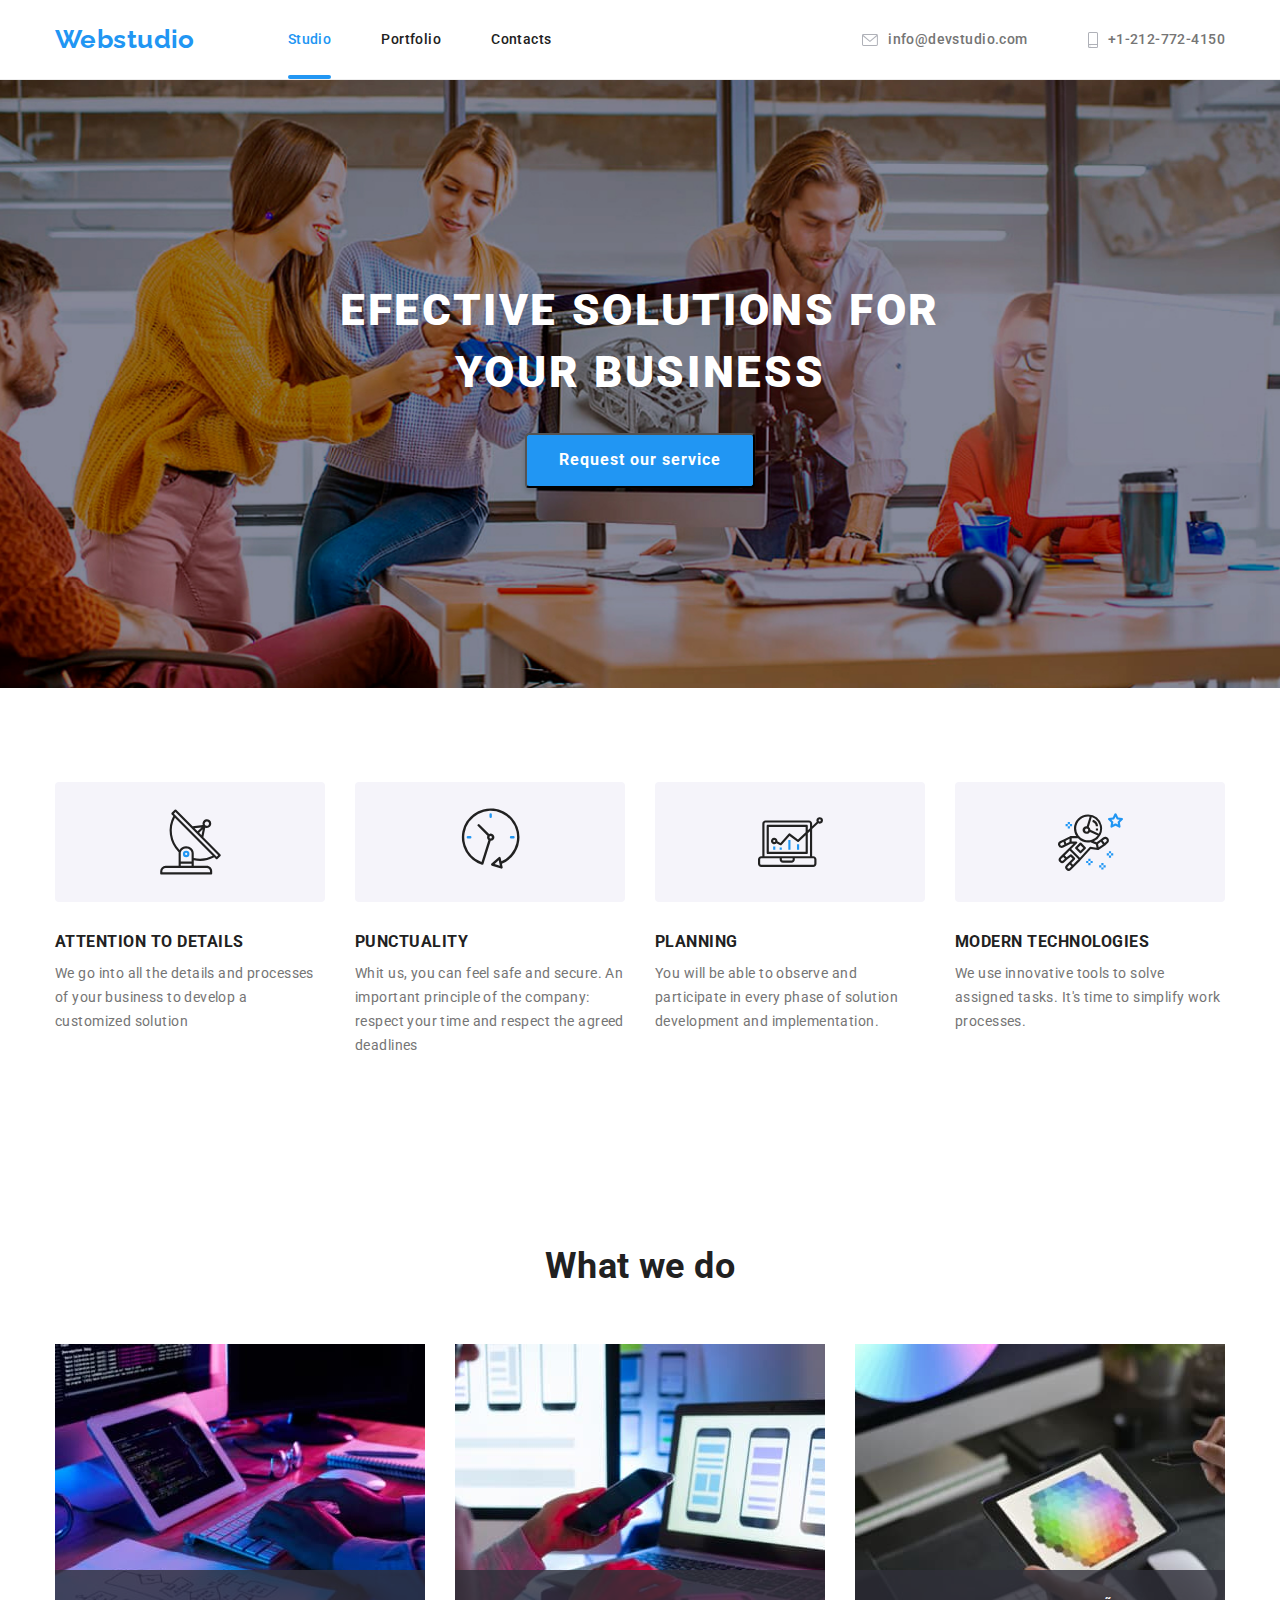
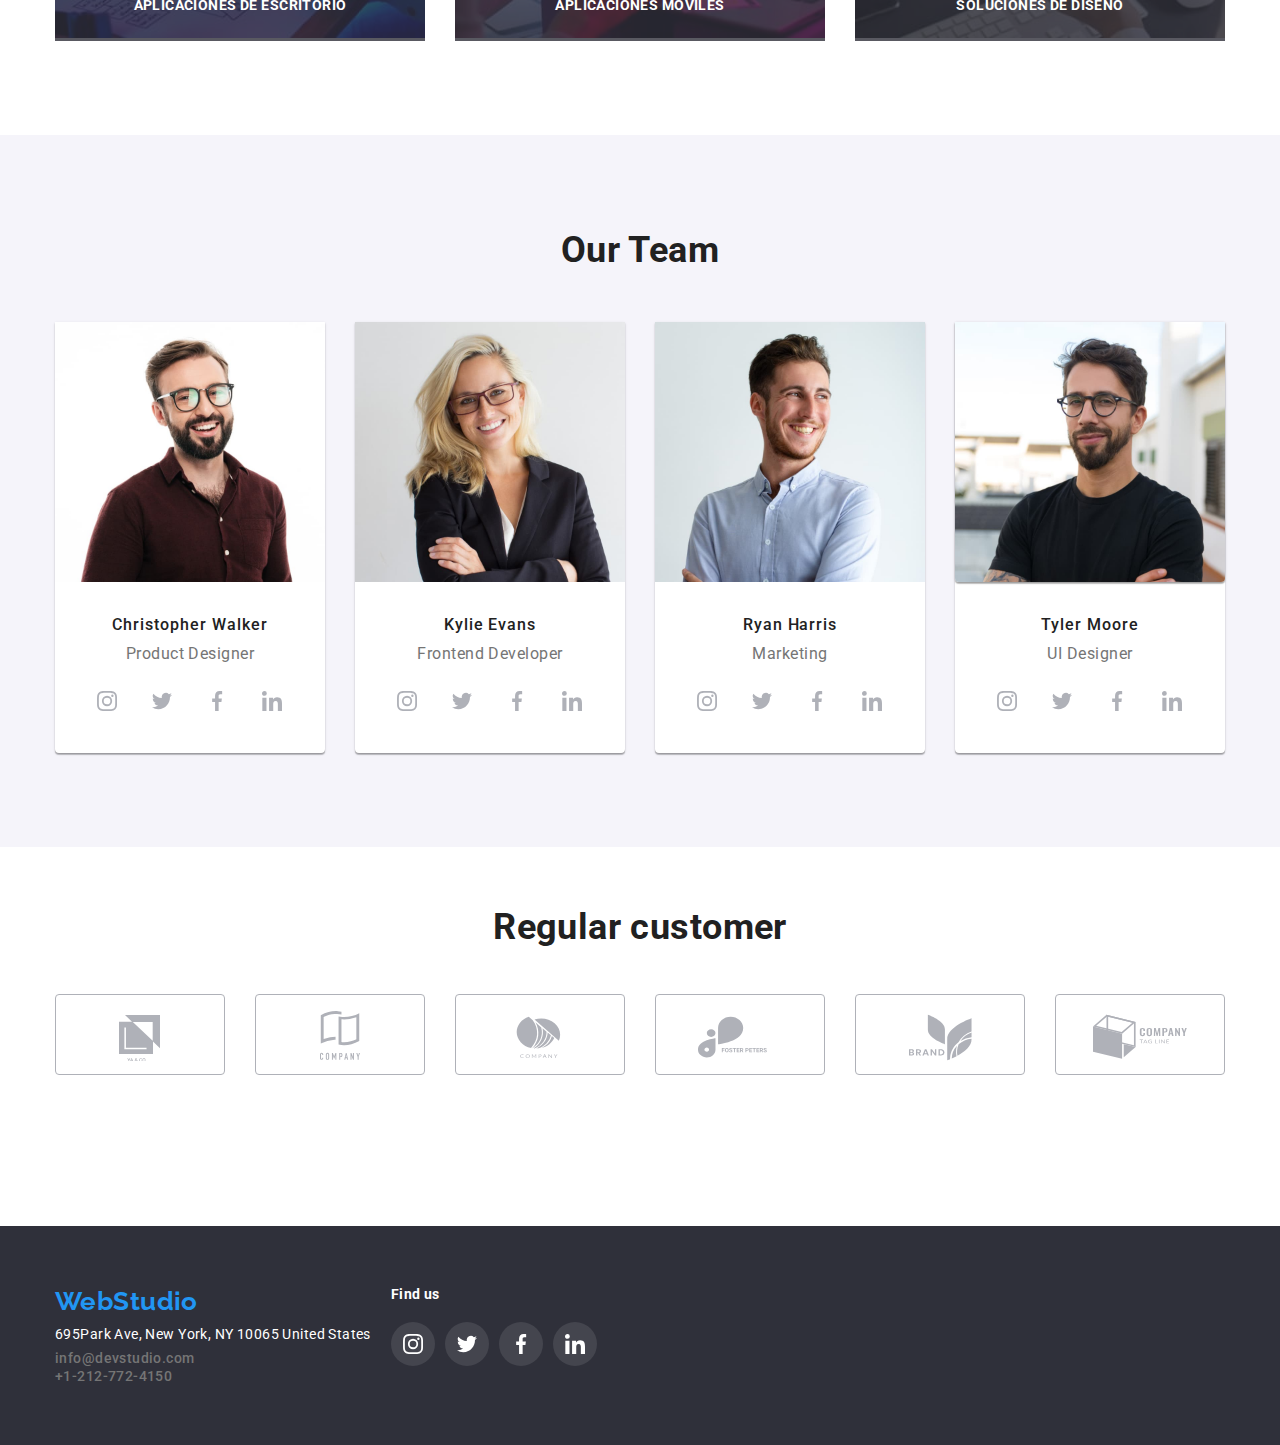
<file: index.html>
<!DOCTYPE html>
<html lang="en">
  <head>
    <meta charset="UTF-8" />
    <meta http-equiv="X-UA-Compatible" content="IE=edge" />
    <meta name="viewport" content="width=device-width, initial-scale=1.0" />
    <title>Document</title>
    <link rel="stylesheet" href="modern-normalize.css" />
    <link rel="stylesheet" href="./css/style.css" />
    <link rel="preconnect" href="https://fonts.googleapis.com" />
    <link rel="preconnect" href="https://fonts.gstatic.com" crossorigin />
    <link
      href="https://fonts.googleapis.com/css2?family=Raleway:wght@700&family=Roboto:wght@440;500;700;900&display=swap"
      rel="stylesheet"
    />
  </head>
  <body>
    <header class="border">
      <div class="container header-container">
        <nav class="menu">
          <a class="logo" href="index.html">Webstudio</a>
          <ul class="list header-pages">
            <li id="current" class="list-item">
              <a class="list link-pages current" href="index.html">Studio</a>
            </li>
            <li class="list-item">
              <a class="list link-pages portfolio" href="portfolio.html"
                >Portfolio</a
              >
            </li>
            <li class="list-item">
              <a class="list link-pages contacto" href="#">Contacts</a>
            </li>
          </ul>
        </nav>

        <ul class="list-contact">
          <li class="list-item">
            <a
              class="list link email list-contact icon icon-contact"
              href="mailto: info@devstudio.com"
            >
              <svg width="16" height="12">
                <use href="./images/symbol-defs.svg#icon-sobre-activable"></use>
              </svg>
              info@devstudio.com
            </a>
          </li>
          <li class="list-item">
            <a
              class="list link tel list-contact icon icon-contact"
              href="tel: +1-212-772-4150"
            >
              <svg width="10" height="16">
                <use href="./images/symbol-defs.svg#icon-telfono"></use>
              </svg>
              +1-212-772-4150
            </a>
          </li>
        </ul>
      </div>
    </header>
    <main>
      <section class="section hero-section">
        <div class="container hero-content">
          <h1 class="hero title">Efective Solutions For Your Business</h1>
          <button data-modal-open class="hero buttom" type="button">
            Request our service
          </button>
        </div>
      </section>
      <section class="section-feature">
        <div class="container">
          <h2 class="feature-section-title visually-hidden" hidden>
            Características
          </h2>
          <ul class="list feature-section">
            <li class="feature-box">
              <div class="icon icon-feature-section">
                <svg width="65" height="70">
                  <use href="./images/symbol-defs.svg#icon-antena"></use>
                </svg>
              </div>
              <h3 class="feature-section-list-title">Attention To Details</h3>
              <p class="feature-section-list-text">
                We go into all the details and processes of your business to
                develop a customized solution
              </p>
            </li>
            <li class="feature-box">
              <div class="icon icon-feature-section">
                <svg width="65" height="70">
                  <use
                    class="icon icon-feature"
                    href="./images/symbol-defs.svg#icon-reloj"
                  ></use>
                </svg>
              </div>
              <h3 class="feature-section-list-title">Punctuality</h3>
              <p class="feature-section-list-text">
                Whit us, you can feel safe and secure. An important principle of
                the company: respect your time and respect the agreed deadlines
              </p>
            </li>
            <li class="feature-box">
              <div class="icon icon-feature-section">
                <svg width="65" height="70">
                  <use
                    class="icon icon-feature"
                    href="./images/symbol-defs.svg#icon-pc"
                  ></use>
                </svg>
              </div>
              <h3 class="feature-section-list-title">Planning</h3>
              <p class="feature-section-list-text">
                You will be able to observe and participate in every phase of
                solution development and implementation.
              </p>
            </li>
            <li class="feature-box">
              <div class="icon-feature-section">
                <svg width="65" height="70">
                  <use
                    class="icon-feature"
                    href="./images/symbol-defs.svg#icon-astronauta"
                  ></use>
                </svg>
              </div>
              <h3 class="feature-section-list-title">Modern Technologies</h3>
              <p class="feature-section-list-text">
                We use innovative tools to solve assigned tasks. It's time to
                simplify work processes.
              </p>
            </li>
          </ul>
        </div>
      </section>
      <section class="section">
        <div class="container work-section">
          <h2 class="subtitle-work">What we do</h2>
          <ul class="list photos-work">
            <li class="work-images">
              <div class="container-image-work-1">
                <img
                  class="image-work-section"
                  src="./images/img1.jpg"
                  width="370"
                  alt="Digitando codigo html"
                />
                <div class="text-work">
                  <h3 class="text-photos-work">aplicaciones de escritorio</h3>
                </div>
              </div>
            </li>

            <li class="work-images">
              <div class="container-image-work-2">
                <img
                  class="image-work-section"
                  src="./images/img2.jpg"
                  width="370"
                  alt="Creando app de celular"
                />
                <div class="text-work">
                  <h3 class="text-photos-work">aplicaciones moviles</h3>
                </div>
              </div>
            </li>

            <li class="work-images">
              <div class="container-image-work-3">
                <img
                  class="image-work-section"
                  src="./images/img3.jpg"
                  width="370"
                  alt="Creando imagenes para mehorar interfaz grafica"
                />
                <div class="text-work">
                  <h3 class="text-photos-work">soluciones de diseño</h3>
                </div>
              </div>
            </li>
          </ul>
        </div>
      </section>
      <section class="section team-section">
        <div class="container">
          <h2 class="subtitle-team">Our Team</h2>
          <ul class="team work">
            <li class="list team">
              <img
                class="team images"
                src="./images/img4.jpg"
                width="270"
                alt="Christopher Walker"
              />
              <div class="feature-actor">
                <h3 class="team description">Christopher Walker</h3>
                <p class="team text">Product Designer</p>
                <ul class="list icon-team-section">
                  <li class="list icon-team-section-web">
                    <a class="icon icon-team" href="www.instagram.com">
                      <svg width="20" height="20">
                        <use
                          href="./images/symbol-defs.svg#icon-instagram"
                        ></use>
                      </svg>
                    </a>
                  </li>
                  <li class="list icon-team-section-web">
                    <a class="icon icon-team" href="www.twitter.com">
                      <svg width="20" height="20">
                        <use href="./images/symbol-defs.svg#icon-twitter"></use>
                      </svg>
                    </a>
                  </li>
                  <li class="list icon-team-section-web">
                    <a class="icon icon-team" href="www.facebook.com">
                      <svg width="20" height="20">
                        <use
                          href="./images/symbol-defs.svg#icon-facebook"
                        ></use>
                      </svg>
                    </a>
                  </li>
                  <li class="list icon-team-section-web">
                    <a class="icon icon-team" href="www.linkedin.com">
                      <svg width="20" height="20">
                        <use
                          href="./images/symbol-defs.svg#icon-linkedin"
                        ></use>
                      </svg>
                    </a>
                  </li>
                </ul>
              </div>
            </li>

            <li class="list team">
              <img
                class="icon team images"
                src="./images/img5.jpg"
                width="270"
                alt="Kylie Evans"
              />
              <div class="feature-actor">
                <h3 class="team description">Kylie Evans</h3>
                <p class="team text">Frontend Developer</p>
                <ul class="list icon-team-section">
                  <li class="list icon-team-section-web">
                    <a class="icon icon-team" href="www.instagram.com">
                      <svg width="20" height="20">
                        <use
                          href="./images/symbol-defs.svg#icon-instagram"
                        ></use>
                      </svg>
                    </a>
                  </li>
                  <li class="list icon-team-section-web">
                    <a class="icon icon-team" href="www.twitter.com">
                      <svg width="20" height="20">
                        <use href="./images/symbol-defs.svg#icon-twitter"></use>
                      </svg>
                    </a>
                  </li>
                  <li class="list icon-team-section-web">
                    <a class="icon icon-team" href="www.facebook.com">
                      <svg width="20" height="20">
                        <use
                          href="./images/symbol-defs.svg#icon-facebook"
                        ></use>
                      </svg>
                    </a>
                  </li>
                  <li class="list icon-team-section-web">
                    <a class="icon icon-team" href="www.linkedin.com">
                      <svg width="20" height="20">
                        <use
                          href="./images/symbol-defs.svg#icon-linkedin"
                        ></use>
                      </svg>
                    </a>
                  </li>
                </ul>
              </div>
            </li>
            <li class="list team">
              <img
                class="team section images"
                src="./images/img6.jpg"
                width="270"
                alt="Ryan Harris"
              />
              <div class="feature-actor">
                <h3 class="team description">Ryan Harris</h3>
                <p class="team text">Marketing</p>
                <ul class="list icon-team-section">
                  <li class="list icon-team-section-web">
                    <a class="icon icon-team" href="www.instagram.com">
                      <svg width="20" height="20">
                        <use
                          href="./images/symbol-defs.svg#icon-instagram"
                        ></use>
                      </svg>
                    </a>
                  </li>
                  <li class="list icon-team-section-web">
                    <a class="icon icon-team" href="www.twitter.com">
                      <svg width="20" height="20">
                        <use href="./images/symbol-defs.svg#icon-twitter"></use>
                      </svg>
                    </a>
                  </li>
                  <li class="list icon-team-section-web">
                    <a class="icon icon-team" href="www.facebook.com">
                      <svg width="20" height="20">
                        <use
                          href="./images/symbol-defs.svg#icon-facebook"
                        ></use>
                      </svg>
                    </a>
                  </li>
                  <li class="list icon-team-section-web">
                    <a class="icon icon-team" href="www.linkedin.com">
                      <svg width="20" height="20">
                        <use
                          href="./images/symbol-defs.svg#icon-linkedin"
                        ></use>
                      </svg>
                    </a>
                  </li>
                </ul>
              </div>
            </li>
            <li class="list team">
              <img
                class="team section list images"
                src="./images/img7.jpg"
                width="270"
                alt="Tyler Moore"
              />
              <div class="feature-actor">
                <h3 class="team description">Tyler Moore</h3>
                <p class="team text">UI Designer</p>
                <ul class="list icon-team-section">
                  <li class="list icon-team-section-web">
                    <a class="icon icon-team" href="www.instagram.com">
                      <svg width="20" height="20">
                        <use
                          href="./images/symbol-defs.svg#icon-instagram"
                        ></use>
                      </svg>
                    </a>
                  </li>
                  <li class="list icon-team-section-web">
                    <a class="icon icon-team" href="www.twitter.com">
                      <svg width="20" height="20">
                        <use href="./images/symbol-defs.svg#icon-twitter"></use>
                      </svg>
                    </a>
                  </li>
                  <li class="list icon-team-section-web">
                    <a class="icon icon-team" href="www.facebook.com">
                      <svg width="20" height="20">
                        <use
                          href="./images/symbol-defs.svg#icon-facebook"
                        ></use>
                      </svg>
                    </a>
                  </li>
                  <li class="list icon-team-section-web">
                    <a class="icon icon-team" href="www.linkedin.com">
                      <svg width="20" height="20">
                        <use
                          href="./images/symbol-defs.svg#icon-linkedin"
                        ></use>
                      </svg>
                    </a>
                  </li>
                </ul>
              </div>
            </li>
          </ul>
        </div>
      </section>
      <div class="container customer-section">
        <h2 class="subtitle-customer">Regular customer</h2>
        <ul class="list icon-customer-section">
          <li class="list icon-customer-section-link">
            <a class="icon icon-customer" href="logo_cuadros">
              <svg width="106" height="53">
                <use href="./images/symbol-defs.svg#icon-Logo_cuadros"></use>
              </svg>
            </a>
          </li>
          <li class="list icon-customer-section-link">
            <a class="icon icon-customer" href="logo_hojas">
              <svg width="106" height="53">
                <use href="./images/symbol-defs.svg#icon-Logo_hojas"></use>
              </svg>
            </a>
          </li>
          <li class="list icon-customer-section-link">
            <a class="icon icon-customer" href="logo_company">
              <svg width="106" height="53">
                <use href="./images/symbol-defs.svg#icon-Logo_company"></use>
              </svg>
            </a>
          </li>
          <li class="list icon-customer-section-link">
            <a class="icon icon-customer" href="logo_foster">
              <svg width="106" height="53">
                <use href="./images/symbol-defs.svg#icon-Logo_foster"></use>
              </svg>
            </a>
          </li>
          <li class="list icon-customer-section-link">
            <a class="icon icon-customer" href="logo_brand">
              <svg width="106" height="53">
                <use href="./images/symbol-defs.svg#icon-Logo_brand"></use>
              </svg>
            </a>
          </li>
          <li class="list icon-customer-section-link">
            <a class="icon icon-customer" href="logo_tag_line">
              <svg width="106" height="53">
                <use href="./images/symbol-defs.svg#icon-Logo_tag_line"></use>
              </svg>
            </a>
          </li>
        </ul>
      </div>
    </main>
    <footer class="footer-section">
      <div class="container container-footer">
        <div>
          <a class="logo-footer" href="WebStudio">WebStudio</a>
          <address class="">
            <a
              class="link contacts site"
              href="https://goo.gl/maps/ua91CeisvxC2wW5t7"
              >695Park Ave, New York, NY 10065 United States</a
            >
            <ul class="link list-footer">
              <li class="footer-item">
                <a class="link contacts email" href="mailto:info@devstudio.com"
                  >info@devstudio.com</a
                >
              </li>
              <li class="footer-item">
                <a class="link contacts tel" href="tel:+1-212-772-4150"
                  >+1-212-772-4150</a
                >
              </li>
            </ul>
          </address>
        </div>
        <div class="icon-social-section">
          <h3 class="social-media">Find us</h3>
          <ul class="list container-icon-footer">
            <li class="container-icon-footer-link">
              <a
                class="icon-footer icon-footer-social"
                href="www.instagram.com"
              >
                <svg width="20" height="20">
                  <use href="./images/symbol-defs.svg#icon-instagram"></use>
                </svg>
              </a>
            </li>
            <li class="container-icon-footer-link">
              <a class="icon-footer icon-footer-social" href="www.twitter.com">
                <svg width="20" height="20">
                  <use href="./images/symbol-defs.svg#icon-twitter"></use>
                </svg>
              </a>
            </li>
            <li class="container-icon-footer-link">
              <a class="icon-footer icon-footer-social" href="www.facebook.com">
                <svg width="20" height="20">
                  <use href="./images/symbol-defs.svg#icon-facebook"></use>
                </svg>
              </a>
            </li>
            <li class="container-icon-footer-link">
              <a class="icon-footer icon-footer-social" href="www.linkedin.com">
                <svg width="20" height="20">
                  <use href="./images/symbol-defs.svg#icon-linkedin"></use>
                </svg>
              </a>
            </li>
          </ul>
        </div>
      </div>
    </footer>
    <div class="backdrop is-hidden" data-modal>
      <div class="modal">
        <p class="text-modal">
          Lorem ipsum dolor sit amet, consectetur adipisicing elit. Odio
          voluptates cum quasi veniam quaerat adipisci minima non. Perferendis
          velit eveniet omnis beatae, pariatur voluptatibus veniam rerum
          dolorem, et quam voluptatum!
        </p>
        <button data-modal-close class="button-exit" type="button">
          <svg width="30" height="30">
            <use href="./images/symbol-defs.svg#icon-close-1"></use>
          </svg>
        </button>
      </div>
    </div>
    <script src="./js/modal.js"></script>
  </body>
</html>
</file>
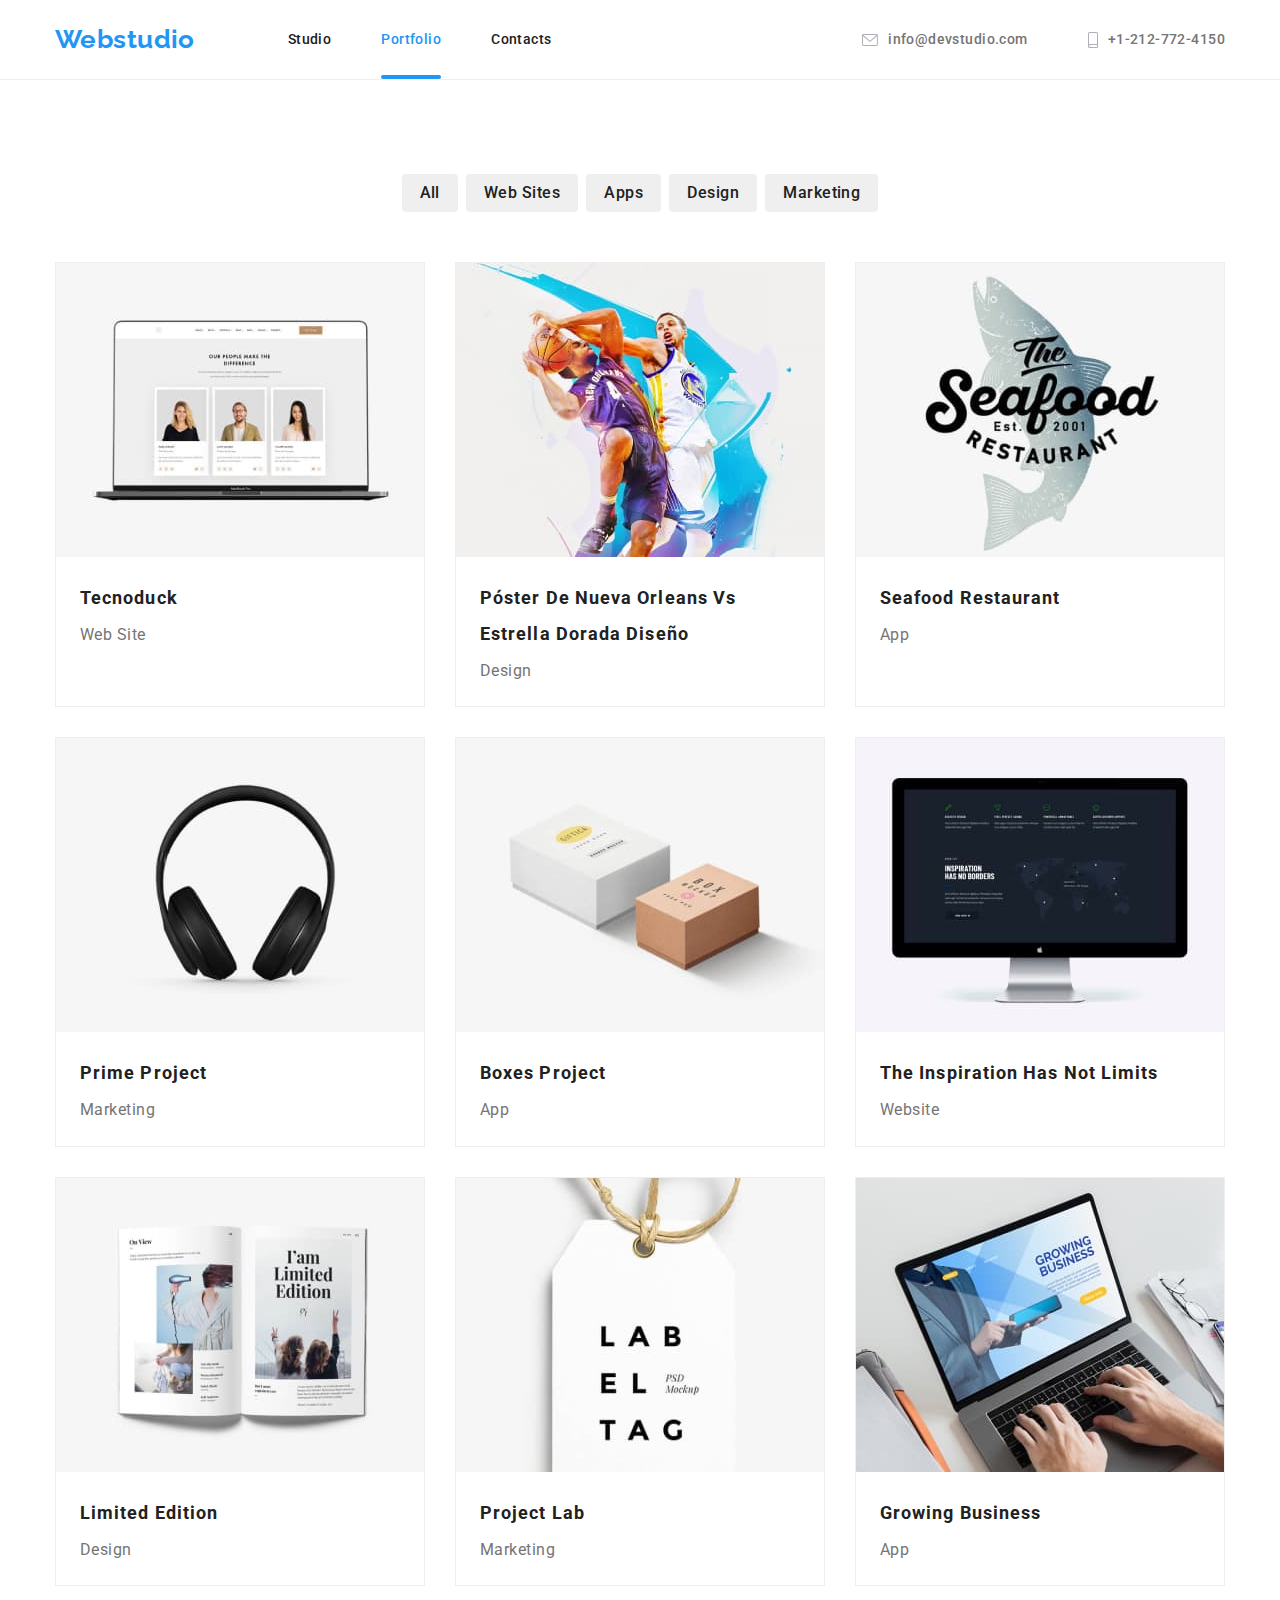
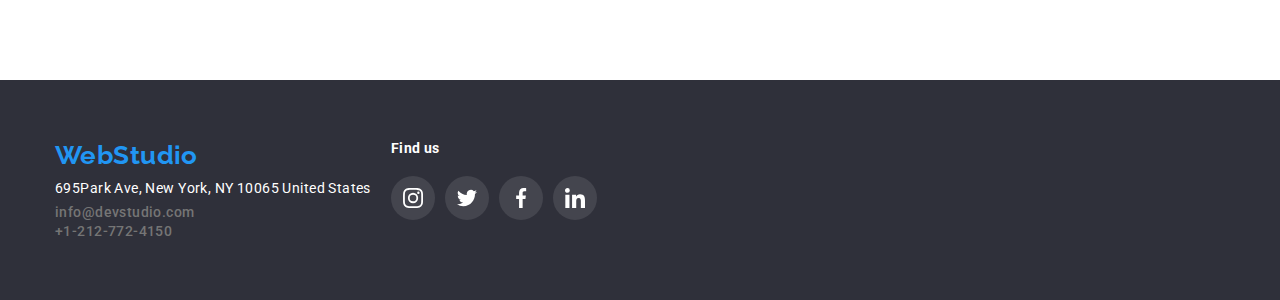
<file: portfolio.html>
<!DOCTYPE html>
<html lang="en">
  <head>
    <meta charset="UTF-8" />
    <meta http-equiv="X-UA-Compatible" content="IE=edge" />
    <meta name="viewport" content="width=device-width, initial-scale=1.0" />
    <title>Document</title>
    <link rel="stylesheet" href="modern-normalize.css" />
    <link rel="stylesheet" href="./css/style.css" />
    <link rel="preconnect" href="https://fonts.googleapis.com" />
    <link rel="preconnect" href="https://fonts.gstatic.com" crossorigin />
    <link
      href="https://fonts.googleapis.com/css2?family=Raleway:wght@700&family=Roboto:wght@400;500;700;900&display=swap"
      rel="stylesheet"
    />
  </head>
  <body>
    <header class="border">
      <div class="container header-container">
        <nav class="menu">
          <a class="logo" href="index.html">Webstudio</a>
          <ul class="list header-pages">
            <li id="current" class="list-item">
              <a class="list link-pages" href="index.html">Studio</a>
            </li>
            <li class="list-item">
              <a class="list link-pages current portfolio" href="portfolio.html"
                >Portfolio</a
              >
            </li>
            <li class="list-item">
              <a class="list link-pages contacto" href="#">Contacts</a>
            </li>
          </ul>
        </nav>

        <ul class="list-contact">
          <li class="list-item">
            <a
              class="list link email list-contact icon icon-contact"
              href="mailto: info@devstudio.com"
            >
              <svg width="16" height="12">
                <use href="./images/symbol-defs.svg#icon-sobre-activable"></use>
              </svg>
              info@devstudio.com
            </a>
          </li>
          <li class="list-item">
            <a
              class="list link tel list-contact icon icon-contact"
              href="tel: +1-212-772-4150"
            >
              <svg width="10" height="16">
                <use href="./images/symbol-defs.svg#icon-telfono"></use>
              </svg>
              +1-212-772-4150
            </a>
          </li>
        </ul>
      </div>
    </header>
    <main>
      <section class="section">
        <div class="container list-portfolio">
          <h1 class="visually-hidden" hidden>portfolio</h1>
          <ul class="list portfolio-button">
            <li class="item-button">
              <button class="list button all" type="button">all</button>
            </li>
            <li class="item-button">
              <button class="list button web sites" type="button">
                web sites
              </button>
            </li>
            <li class="item-button">
              <button class="list button apps" type="button">apps</button>
            </li>
            <li class="item-button">
              <button class="list button design" type="button">design</button>
            </li>
            <li class="item-button">
              <button class="list button marketing" type="button">
                marketing
              </button>
            </li>
          </ul>

          <ul class="list list-container">
            <li class="container-portfolio">
              <a class="link-poster" href="www.tecknoduck.com">
                <div class="container-mask">
                  <img
                    class="image-portfolio"
                    src="./images/img8.jpg"
                    width="370"
                    alt="Computer"
                  />
                  <p class="text-mask">
                    Tecnoduck es una plataforma de distribución de coronavirus
                    de última generación. Las compañías usan esta plataforma
                    para el espionaje digital y los ataques a los servidores
                    seguros de la competencia.
                  </p>
                </div>
                <div class="feature-portfolio">
                  <h3 class="description">tecnoduck</h3>
                  <p class="text">web site</p>
                </div>
              </a>
            </li>
            <li class="container-portfolio">
              <a class="link-poster" href="www.new_orleans.com">
                <div class="container-mask">
                  <img
                    class="image-portfolio"
                    src="./images/img9.jpg"
                    width="370"
                    alt="new orleans vs golden star"
                  />
                  <p class="text-mask">
                    Tecnoduck es una plataforma de distribución de coronavirus
                    de última generación. Las compañías usan esta plataforma
                    para el espionaje digital y los ataques a los servidores
                    seguros de la competencia.
                  </p>
                </div>
                <div class="feature-portfolio">
                  <h3 class="description">
                    Póster de Nueva Orleans vs Estrella Dorada Diseño
                  </h3>
                  <p class="text">design</p>
                </div>
              </a>
            </li>
            <li class="container-portfolio">
              <a class="link-poster" href="www.new_orleans.com">
                <div class="container-mask">
                  <img
                    class="image-portfolio"
                    src="./images/img10.jpg"
                    width="370"
                    alt="seafood restaurant"
                  />
                  <p class="text-mask">
                    Tecnoduck es una plataforma de distribución de coronavirus
                    de última generación. Las compañías usan esta plataforma
                    para el espionaje digital y los ataques a los servidores
                    seguros de la competencia.
                  </p>
                </div>
                <div class="feature-portfolio">
                  <h3 class="description">Seafood restaurant</h3>
                  <p class="text">app</p>
                </div>
              </a>
            </li>
            <li class="container-portfolio">
              <a class="link-poster" href="www.new_orleans.com">
                <div class="container-mask">
                  <img
                    class="image-portfolio"
                    src="./images/img11.jpg"
                    width="370"
                    alt="earphones"
                  />
                  <p class="text-mask">
                    Tecnoduck es una plataforma de distribución de coronavirus
                    de última generación. Las compañías usan esta plataforma
                    para el espionaje digital y los ataques a los servidores
                    seguros de la competencia.
                  </p>
                </div>
                <div class="feature-portfolio">
                  <h3 class="description">prime project</h3>
                  <p class="text">marketing</p>
                </div>
              </a>
            </li>
            <li class="container-portfolio">
              <a class="link-poster" href="www.new_orleans.com">
                <div class="container-mask">
                  <img
                    class="image-portfolio"
                    src="./images/img12.jpg"
                    width="370"
                    alt="boxes project"
                  />
                  <p class="text-mask">
                    Tecnoduck es una plataforma de distribución de coronavirus
                    de última generación. Las compañías usan esta plataforma
                    para el espionaje digital y los ataques a los servidores
                    seguros de la competencia.
                  </p>
                </div>
                <div class="feature-portfolio">
                  <h3 class="description">boxes project</h3>
                  <p class="text">app</p>
                </div>
              </a>
            </li>
            <li class="container-portfolio">
              <a class="link-poster" href="www.new_orleans.com">
                <div class="container-mask">
                  <img
                    class="image-portfolio"
                    src="./images/img13.jpg"
                    width="370"
                    alt="inspiration"
                  />
                  <p class="text-mask">
                    Tecnoduck es una plataforma de distribución de coronavirus
                    de última generación. Las compañías usan esta plataforma
                    para el espionaje digital y los ataques a los servidores
                    seguros de la competencia.
                  </p>
                </div>
                <div class="feature-portfolio">
                  <h3 class="description">the inspiration has not limits</h3>
                  <p class="text">website</p>
                </div>
              </a>
            </li>
            <li class="container-portfolio">
              <a class="link-poster" href="www.new_orleans.com">
                <div class="container-mask">
                  <img
                    class="image-portfolio"
                    src="./images/img14.jpg"
                    width="370"
                    alt="limited edition"
                  />
                  <p class="text-mask">
                    Tecnoduck es una plataforma de distribución de coronavirus
                    de última generación. Las compañías usan esta plataforma
                    para el espionaje digital y los ataques a los servidores
                    seguros de la competencia.
                  </p>
                </div>
                <div class="feature-portfolio">
                  <h3 class="description">limited edition</h3>
                  <p class="text">design</p>
                </div>
              </a>
            </li>
            <li class="container-portfolio">
              <a class="link-poster" href="www.new_orleans.com">
                <div class="container-mask">
                  <img
                    class="image-portfolio"
                    src="./images/img15.jpg"
                    width="370"
                    alt="lab project"
                  />
                  <p class="text-mask">
                    Tecnoduck es una plataforma de distribución de coronavirus
                    de última generación. Las compañías usan esta plataforma
                    para el espionaje digital y los ataques a los servidores
                    seguros de la competencia.
                  </p>
                </div>
                <div class="feature-portfolio">
                  <h3 class="description">project lab</h3>
                  <p class="text">marketing</p>
                </div>
              </a>
            </li>
            <li class="container-portfolio">
              <a class="link-poster" href="www.new_orleans.com">
                <div class="container-mask">
                  <img
                    class="image-portfolio"
                    src="./images/img16.jpg"
                    width="370"
                    alt="growing business"
                  />
                  <p class="text-mask">
                    Tecnoduck es una plataforma de distribución de coronavirus
                    de última generación. Las compañías usan esta plataforma
                    para el espionaje digital y los ataques a los servidores
                    seguros de la competencia.
                  </p>
                </div>
                <div class="feature-portfolio">
                  <h3 class="description">growing business</h3>
                  <p class="text">app</p>
                </div>
              </a>
            </li>
          </ul>
        </div>
      </section>
    </main>
    <footer class="footer-section">
      <div class="container container-footer">
        <div>
          <a class="logo-footer" href="WebStudio">WebStudio</a>
          <address class="">
            <a
              class="link contacts site"
              href="https://goo.gl/maps/ua91CeisvxC2wW5t7"
              >695Park Ave, New York, NY 10065 United States</a
            >
            <ul class="link list-footer">
              <li class="footer-item">
                <a class="link contacts email" href="mailto:info@devstudio.com"
                  >info@devstudio.com</a
                >
              </li>
              <li class="footer-item">
                <a class="link contacts tel" href="tel:+1-212-772-4150"
                  >+1-212-772-4150</a
                >
              </li>
            </ul>
          </address>
        </div>
        <div class="icon-social-section">
          <h3 class="social-media">Find us</h3>
          <ul class="list container-icon-footer">
            <li class="container-icon-footer-link">
              <a
                class="icon-footer icon-footer-social"
                href="www.instagram.com"
              >
                <svg width="20" height="20">
                  <use href="./images/symbol-defs.svg#icon-instagram"></use>
                </svg>
              </a>
            </li>
            <li class="container-icon-footer-link">
              <a class="icon-footer icon-footer-social" href="www.twitter.com">
                <svg width="20" height="20">
                  <use href="./images/symbol-defs.svg#icon-twitter"></use>
                </svg>
              </a>
            </li>
            <li class="container-icon-footer-link">
              <a class="icon-footer icon-footer-social" href="www.facebook.com">
                <svg width="20" height="20">
                  <use href="./images/symbol-defs.svg#icon-facebook"></use>
                </svg>
              </a>
            </li>
            <li class="container-icon-footer-link">
              <a class="icon-footer icon-footer-social" href="www.linkedin.com">
                <svg width="20" height="20">
                  <use href="./images/symbol-defs.svg#icon-linkedin"></use>
                </svg>
              </a>
            </li>
          </ul>
        </div>
      </div>
    </footer>
  </body>
</html>
</file>
<file: css/style.css>
body {
  font-size: 14px;
  font-family: 'Roboto', sans-serif;
  letter-spacing: 0.03em;
  color: var(--primary-text-color);
  background-color: var(--primary-white-color);
}
:root {
  --brand-color: #2196f3;
  --primary-text-color: #212121;
  --primary-white-color: #ffffff;
  --primary-enlace-color: #757575;
  --primary-background-color: #2f303a;
  --secondary-text-color: #757575;
  --secondary-background-color: #f5f4fa;
  --container-color: #eeeeee;
  --fill-icon: #afb1b8;
}
h1,
h2,
h3,
h4,
h5,
h6,
p {
  margin-top: 0;
}
.section {
  padding-top: 94px;
  padding-bottom: 94px;
}
.container {
  width: 1200px;
  padding-left: 15px;
  padding-right: 15px;
  margin: 0 auto;
}
.header-container {
  display: flex;
  align-items: center;
}

.border {
  border-bottom: 1px solid #eeeeee;
}
.menu {
  display: flex;
  align-items: center;
}
.list.link {
  color: var(--secondary-text-color);
}
.list {
  list-style: none;
  padding-left: 0px;
  margin: 0px;
}
.link-pages {
  cursor: pointer;
  padding-top: 30px;
  padding-bottom: 30px;
  font-style: normal;
  font-weight: 500;
  line-height: 1.2;
  color: var(--primary-text-color);
  text-decoration: none;
  list-style: none;
  height: 50px;
  position: relative;
  transition: color 250ms cubic-bezier(0.4, 0, 0.2, 1);
}
.current::after {
  content: '';
  display: block;
  width: 100%;
  height: 4px;
  background-color: var(--brand-color);
  position: absolute;
  bottom: -2px;
  border-radius: 2px;
}

*,
*::before,
*::after {
  box-sizing: border-box;
}
.list.header {
  margin-left: 93px;
  padding-left: 0px;
  margin-top: 0px;
  margin-bottom: 0px;
}

.list-contact {
  list-style: none;
  display: flex;
  margin-left: auto;
  align-items: center;
  margin-bottom: 0;
  margin-top: 0;
  padding-left: 0;
  gap: 10px;
  transition: color 250ms cubic-bezier(0.4, 0, 0.2, 1);
}
.list-contact:hover,
.list-contact:focus {
  color: var(--brand-color);
}

.icon {
  z-index: 2;
  fill: var(--fill-icon);
}
.icon-contact:hover,
.icon-contact:focus {
  fill: var(--brand-color);
  outline: none;
}

.icon:focus,
.icon:hover {
  fill: var(--brand-color);
  outline: none;
}

.list-item {
  margin-right: 50px;
  color: var(--secondary-text-color);
}

.list-item:last-child {
  margin-right: 0;
}

.list-link:last-child {
  margin: 0;
}
.button:focus {
  color: var(--primary-white-color);
  background: var(--brand-color);
  box-shadow: 0px 3px 1px rgba(0, 0, 0, 0.1), 0px 1px 2px rgba(0, 0, 0, 0.08),
    0px 2px 2px rgba(0, 0, 0, 0.12);
  border-radius: 4px;
  outline: none;
}
.link:focus {
  color: var(--brand-color);
  outline: none;
}
.link-pages:focus,
.link-pages:hover {
  color: var(--brand-color);
  outline: none;
}

.logo {
  font-family: 'Raleway';
  font-style: normal;
  font-weight: 700;
  font-size: 26px;
  line-height: 1.2;
  color: var(--brand-color);
  text-decoration: none;
  cursor: pointer;
  padding-top: 24px;
  padding-bottom: 24px;
}
.header-pages {
  display: flex;
  align-items: center;
  margin-left: 93px;
}
.link {
  font-style: normal;
  font-weight: 500;
  line-height: 1.2;
  color: var(--primary-text-color);
  text-decoration: none;
  list-style: none;
}
.link.contacts {
  font-style: normal;
  font-weight: 500;
  font-size: 14px;
  color: var(--primary-enlace-color);
  text-decoration: none;
  list-style: none;
  transition: color 250ms cubic-bezier(0.4, 0, 0.2, 1);
}

.link.contacts:hover,
.link.contacts:focus {
  color: var(--brand-color);
  outline: none;
}
.link:hover,
.link:focus {
  color: var(--brand-color);
}
.hero-section {
  background: var(--primary-background-color);
  padding-top: 200px;
  padding-bottom: 200px;
  background-image: url(../images/Imagen_hero.jpg);
  background-repeat: no-repeat;
  margin: auto;
  align-items: center;
  justify-content: center;
  background-position: 50% 50%;
  background-size: cover;
}
.hero-image {
  width: 1200px;
  margin: 0 auto;
}
.hero-content {
  display: flex;
  flex-direction: column;
  align-content: center;
  text-align: center;
  align-items: center;
}
.hero.title {
  font-style: normal;
  font-weight: 900;
  font-size: 44px;
  line-height: 1.4;
  letter-spacing: 0.06em;
  text-transform: uppercase;
  color: var(--primary-white-color);
  width: 696px;
  margin-top: 0px;
  margin-bottom: 30px;
  text-align: center;
}
.hero.buttom {
  font-family: inherit;
  font-style: normal;
  font-weight: 700;
  font-size: 16px;
  line-height: 1.9;
  text-align: center;
  letter-spacing: 0.06em;
  color: var(--primary-white-color);
  background: var(--brand-color);
  box-shadow: 0px 4px 4px rgba(0, 0, 0, 0.15);
  border-radius: 4px;
  cursor: pointer;
  padding: 10px 32px;
  transition: box-shadow 250ms cubic-bezier(0.4, 0, 0.2, 1),
    color 250ms cubic-bezier(0.4, 0, 0.2, 1),
    background-color 250ms cubic-bezier(0.4, 0, 0.2, 1);
}
.hero.button:focus,
.hero.button:hover {
  outline: var(--brand-color);
}
.backdrop {
  position: fixed;
  top: 0;
  left: 0;
  width: 100%;
  height: 100%;
  background-color: rgba(0, 0, 0, 0.5);
  opacity: 1;
  visibility: visible;
  transition: opacity 250ms cubic-bezier(0.4, 0, 0.2, 1),
    visibility 250ms cubic-bezier(0.4, 0, 0.2, 1);
}
.backdrop.is-hidden {
  visibility: hidden;
  opacity: 0;
  pointer-events: none;
}
.modal {
  position: absolute;
  top: 50%;
  left: 50%;
  transform: translate(-50%, -50%) scale(1);
  width: 528px;
  height: 581px;
  border-radius: 4px;
  background-color: var(--primary-white-color);
  box-shadow: 0px 1px 3px rgba(0, 0, 0, 0.12), 0px 1px 1px rgba(0, 0, 0, 0.14),
    0px 2px 1px rgba(0, 0, 0, 0.2);
}
.text-modal {
  padding: 50px 20px 0px 20px;
  margin: 0px;
}
.button-exit {
  position: absolute;
  top: 8px;
  right: 8px;
  padding: 0;
  border: 0;
  margin: 0;
  display: flex;
  flex-wrap: wrap;
  justify-content: center;
  align-items: center;
  width: 30px;
  height: 30px;
  border-radius: 50%;
  background: var(--primary-white-color);
  border: 1px solid rgba(0, 0, 0, 0.1);
  transition: color 250ms cubic-bezier(0.4, 0, 0.2, 1),
    background-color 250ms cubic-bezier(0.4, 0, 0.2, 1);
}
.button-exit:focus,
.button-exit:hover {
  background: var(--brand-color);
  fill: var(--primary-white-color);
}
.section-feature {
  padding-top: 94px;
  padding-bottom: 94px;
}
.visually-hidden {
  position: absolute;
  width: 1px;
  height: 1px;
  margin: -1px;
  border: 0;
  padding: 0;
  white-space: nowrap;
  clip-path: inset(100%);
  clip: rect(0 0 0 0);
  overflow: hidden;
}
.icon-feature-section {
  display: flex;
  justify-content: center;
  align-items: center;
  cursor: pointer;
  background: var(--secondary-background-color);
  border-radius: 4px;
  margin-bottom: 30px;
  width: 270px;
  height: 120px;
}
.icon-feature {
  fill: var(--brand-color);
}

.feature-section {
  display: flex;
  flex-wrap: wrap;
  justify-content: center;
  gap: 30px;
  padding-bottom: 0;
  padding-top: 0;
}

.feature-box {
  flex-basis: calc((100% - 90px) / 4);
}

.feature-section-list-title {
  font-style: normal;
  font-weight: 700;
  line-height: 1.2;
  text-transform: uppercase;
  color: var(--primary-text-color);
  margin-bottom: 10px;
  letter-spacing: 0.03em;
}
.feature-section-list-text {
  font-style: normal;
  font-weight: 400;
  line-height: 24px;
  color: var(--secondary-text-color);
  margin-bottom: 0px;
}
.container-image-work-1 {
  position: relative;
  display: inline-block;
}
.container-image-work-2 {
  position: relative;
  display: inline-block;
}
.container-image-work-3 {
  position: relative;
  display: inline-block;
}
.text-work {
  position: absolute;
  right: 0;
  bottom: 0;
  color: var(--primary-white-color);
  width: 370px;
  background-color: rgba(47, 48, 58, 0.8);
  padding-bottom: 27px;
  padding-top: 27px;
  display: flex;
  justify-content: center;
  margin-bottom: 0;
}
.text-photos-work {
  margin-bottom: 0;
  font-weight: 700;
  font-size: 14px;
  text-align: center;
  line-height: 1.2;
  letter-spacing: 0.03em;
  text-transform: uppercase;
  color: var(--primary-white-color);
}
.photos-work {
  display: flex;
  flex-wrap: wrap;
  justify-content: center;
  gap: 30px;
  padding-top: 0;
  padding-bottom: 0;
}

.work-images {
  flex-basis: calc((100% - 60px) / 3);
}

.subtitle-work {
  font-style: normal;
  font-weight: 700;
  font-size: 36px;
  line-height: 1.2;
  text-align: center;
  color: var(--primary-text-color);
  margin-bottom: 55px;
}
.team-section {
  background-color: var(--secondary-background-color);
}
.subtitle-team {
  font-style: normal;
  font-weight: 700;
  font-size: 36px;
  line-height: 1.2;
  text-align: center;
  color: var(--primary-text-color);
  margin-top: 0px;
  margin-bottom: 50px;
}

.team.work {
  display: flex;
  flex-wrap: wrap;
  align-items: center;
  justify-content: center;
  padding: 0;
  gap: 30px;
  margin-top: 0;
  margin-bottom: 0;
}

.list.team {
  background-color: var(--primary-white-color);
  box-shadow: 0px 1px 3px rgba(0, 0, 0, 0.12), 0px 1px 1px rgba(0, 0, 0, 0.14),
    0px 2px 1px rgba(0, 0, 0, 0.2);
  border-radius: 0px 0px 4px 4px;
  padding-bottom: 0;
  padding-top: 0;
  flex-basis: calc((100% - 90px) / 4);
}
.team.images {
  padding-top: 0;
  padding-bottom: 0;
}
.feature-actor {
  padding-top: 30px;
}
.team.description {
  font-style: normal;
  font-weight: 500;
  font-size: 16px;
  line-height: 1.2;
  text-align: center;
  color: var(--primary-text-color);
  margin-bottom: 10px;
  padding-bottom: 0;
}
.team.text {
  font-style: normal;
  font-weight: 400;
  font-size: 16px;
  line-height: 1.2;
  text-align: center;
  color: var(--primary-enlace-color);
  margin-top: 0;
  margin-bottom: 16px;
}
.icon-team-section {
  display: flex;
  flex-wrap: wrap;
  align-items: center;
  justify-content: center;
  padding-bottom: 30px;
  padding-left: 0;
  gap: 10px;
}
.icon-team-section-web {
  flex-basis: calc((100% - 90px) / 4);
}

.icon-team {
  margin: 0;
  padding: 0;
  display: flex;
  align-items: center;
  justify-content: center;
  width: 44px;
  height: 44px;
  transition: color 250ms cubic-bezier(0.4, 0, 0.2, 1),
    background-color 250ms cubic-bezier(0.4, 0, 0.2, 1);
}
.icon-team:hover,
.icon-team:focus {
  background-color: var(--brand-color);
  fill: var(--primary-white-color);
  border-radius: 50%;

  outline: none;
}

.customer-section {
  padding-top: 59px;
  padding-bottom: 151px;
}
.subtitle-customer {
  font-style: normal;
  font-weight: 700;
  font-size: 36px;
  line-height: 1.2;
  text-align: center;
  color: var(--primary-text-color);
  margin-bottom: 44px;
}
.icon-customer-section {
  display: flex;
  flex-wrap: wrap;
  justify-content: center;
  align-items: center;
  gap: 30px;
  padding-left: 0;
}
.icon-customer-section-link {
  padding-top: 0;
  flex-basis: calc((100% - 150px) / 6);
  width: 170px;
}

.icon-customer {
  border: 1px solid var(--fill-icon);
  border-radius: 4px;
  display: flex;
  flex-wrap: wrap;
  justify-content: center;
  align-items: center;
  width: 170px;
  height: 81px;
  transition: color 250ms cubic-bezier(0.4, 0, 0.2, 1),
    border-color 250ms cubic-bezier(0.4, 0, 0.2, 1);
}
.icon-customer:hover,
.icon-customer:focus {
  border: 1px solid var(--brand-color);
  border-radius: 4px;
}

.footer-section {
  background: var(--primary-background-color);
  padding-top: 60px;
  padding-bottom: 60px;
  display: flex;
}

.logo-footer {
  font-family: 'Raleway';
  font-style: normal;
  font-weight: 700;
  font-size: 26px;
  line-height: 1.2;
  color: var(--brand-color);
  text-decoration: none;
  cursor: pointer;
  margin-bottom: 9px;
  display: block;
}
.contacts.site {
  margin-bottom: 7px;
  display: block;
}
.container-footer {
  display: flex;
  gap: 20px;
}
.list-footer {
  margin-top: 0px;
  margin-bottom: 0px;
  padding-left: 0;
}
.contacts {
  font-style: normal;
  font-weight: 500;
  font-size: 14px;
  color: #757575;
  text-decoration: none;
  list-style: none;
}

.contacts:hover,
.contacts:focus {
  color: var(--brand-color);
}
.link.site {
  font-style: normal;
  font-weight: 400;
  font-size: 14px;
  color: var(--primary-white-color);
  text-decoration: none;
  transition: color 250ms cubic-bezier(0.4, 0, 0.2, 1);
}
.footer-item {
  margin-bottom: 2px;
}
.footer-item:last-child {
  margin-bottom: 0;
}

.icon-footer {
  cursor: pointer;
  border-radius: 50%;
  background: rgba(255, 255, 255, 0.1);
  transition: color 250ms cubic-bezier(0.4, 0, 0.2, 1),
    background-color 250ms cubic-bezier(0.4, 0, 0.2, 1);
}
.icon-footer-social {
  fill: var(--primary-white-color);
  display: flex;
  flex-wrap: wrap;
  justify-content: center;
  align-items: center;
  width: 44px;
  height: 44px;
}
.icon-footer-social:hover,
.icon-footer-social:focus {
  background-color: var(--brand-color);
  outline: none;
}

.icon-social-section {
  fill: var(--primary-white-color);
}
.container-icon-footer {
  display: flex;
  flex-wrap: wrap;
  justify-content: center;
  align-items: center;
  cursor: pointer;
  gap: 10px;
}
.container-icon-footer-link {
  flex-basis: calc((100% - 30px) / 4);
}

.link.site:hover,
.link.site:focus {
  color: var(--brand-color);
}
.social-media {
  font-style: normal;
  font-weight: 700;
  font-size: 14px;
  color: var(--primary-white-color);
  margin-bottom: 20px;
}

.list.portfolio {
  gap: 50px;
}
.item-button {
  margin-right: 8px;
  transition: color 250ms cubic-bezier(0.4, 0, 0.2, 1),
    background-color 250ms cubic-bezier(0.4, 0, 0.2, 1),
    box-shadow 250ms cubic-bezier(0.4, 0, 0.2, 1);
}
.item-button:last-child {
  margin-right: 0;
}
.button {
  font-family: inherit;
  color: var(--primary-text-color);
  font-style: normal;
  font-weight: 500;
  font-size: 16px;
  line-height: 1.6;
  text-align: center;
  letter-spacing: 0.03em;
  border-radius: 4px;
  border: none;
  text-transform: capitalize;
  cursor: pointer;
  padding: 6px 18px 6px 18px;
  transition: color 250ms cubic-bezier(0.4, 0, 0.2, 1),
    background-color 250ms cubic-bezier(0.4, 0, 0.2, 1),
    box-shadow 250ms cubic-bezier(0.4, 0, 0.2, 1);
}
.button:hover,
.button:focus {
  color: var(--primary-white-color);
  background: var(--brand-color);
  box-shadow: 0px 3px 1px rgba(0, 0, 0, 0.1), 0px 1px 2px rgba(0, 0, 0, 0.08),
    0px 2px 2px rgba(0, 0, 0, 0.12);
  border-radius: 4px;
}
.portfolio-button {
  display: flex;
  justify-content: center;
  margin-bottom: 50px;
}
.list-container {
  flex-wrap: wrap;
  display: flex;
  gap: 30px;
}

.container-portfolio {
  color: var(--primary-white-color);
  border: 1px solid var(--container-color);
  width: 370px;
  margin-bottom: 0;
  flex-basis: calc((100% - 60px) / 3);
  cursor: pointer;
  padding-bottom: 0;
  transition: box-shadow 250ms cubic-bezier(0.4, 0, 0.2, 1);
}
.container-portfolio:hover,
.container-portfolio:focus {
  box-shadow: 0px 1px 1px rgba(0, 0, 0, 0.12), 0px 4px 4px rgba(0, 0, 0, 0.06),
    1px 4px 6px rgba(0, 0, 0, 0.16);
}

.feature-portfolio {
  padding-bottom: 20px;
  margin-top: 0;
  margin-top: 0;
  padding-top: 20px;
  padding-left: 24px;
  padding-right: 24px;
  width: 370px;
}
.link-poster {
  width: 370px;
  outline: none;
  text-decoration: none;
  transition: 250ms cubic-bezier(0.4, 0, 0.2, 1);
}
.description {
  font-style: normal;
  font-weight: 700;
  font-size: 18px;
  line-height: 2;
  letter-spacing: 0.06em;
  color: var(--primary-text-color);
  text-transform: capitalize;
  margin-bottom: 4px;
}
.text {
  font-style: normal;
  font-weight: 400;
  font-size: 16px;
  line-height: 1.9;
  letter-spacing: 0.03em;
  color: var(--secondary-text-color);
  text-transform: capitalize;
  margin-bottom: 0px;
}
.container-mask {
  position: relative;
  overflow: hidden;
}

.text-mask {
  position: absolute;
  top: 0;
  left: 0;
  width: 100%;
  height: 100%;
  font-weight: 400;
  font-size: 18px;
  line-height: 1.6;
  letter-spacing: 0.03em;
  color: var(--primary-white-color);
  overflow: hidden;
  opacity: 0;
  text-align: left;
  margin-bottom: 0;
  padding: 63px 24px 63px 24px;
  background: rgba(33, 150, 243, 0.9);
  transform: translateY(100%);
  transition: 250ms cubic-bezier(0.4, 0, 0.2, 1);
}

.link-poster:hover .text-mask,
.link-poster:focus .text-mask {
  transform: translateY(0%);
  opacity: 1;
}

.current {
  color: var(--brand-color);
  text-decoration: none;
}
</file>
